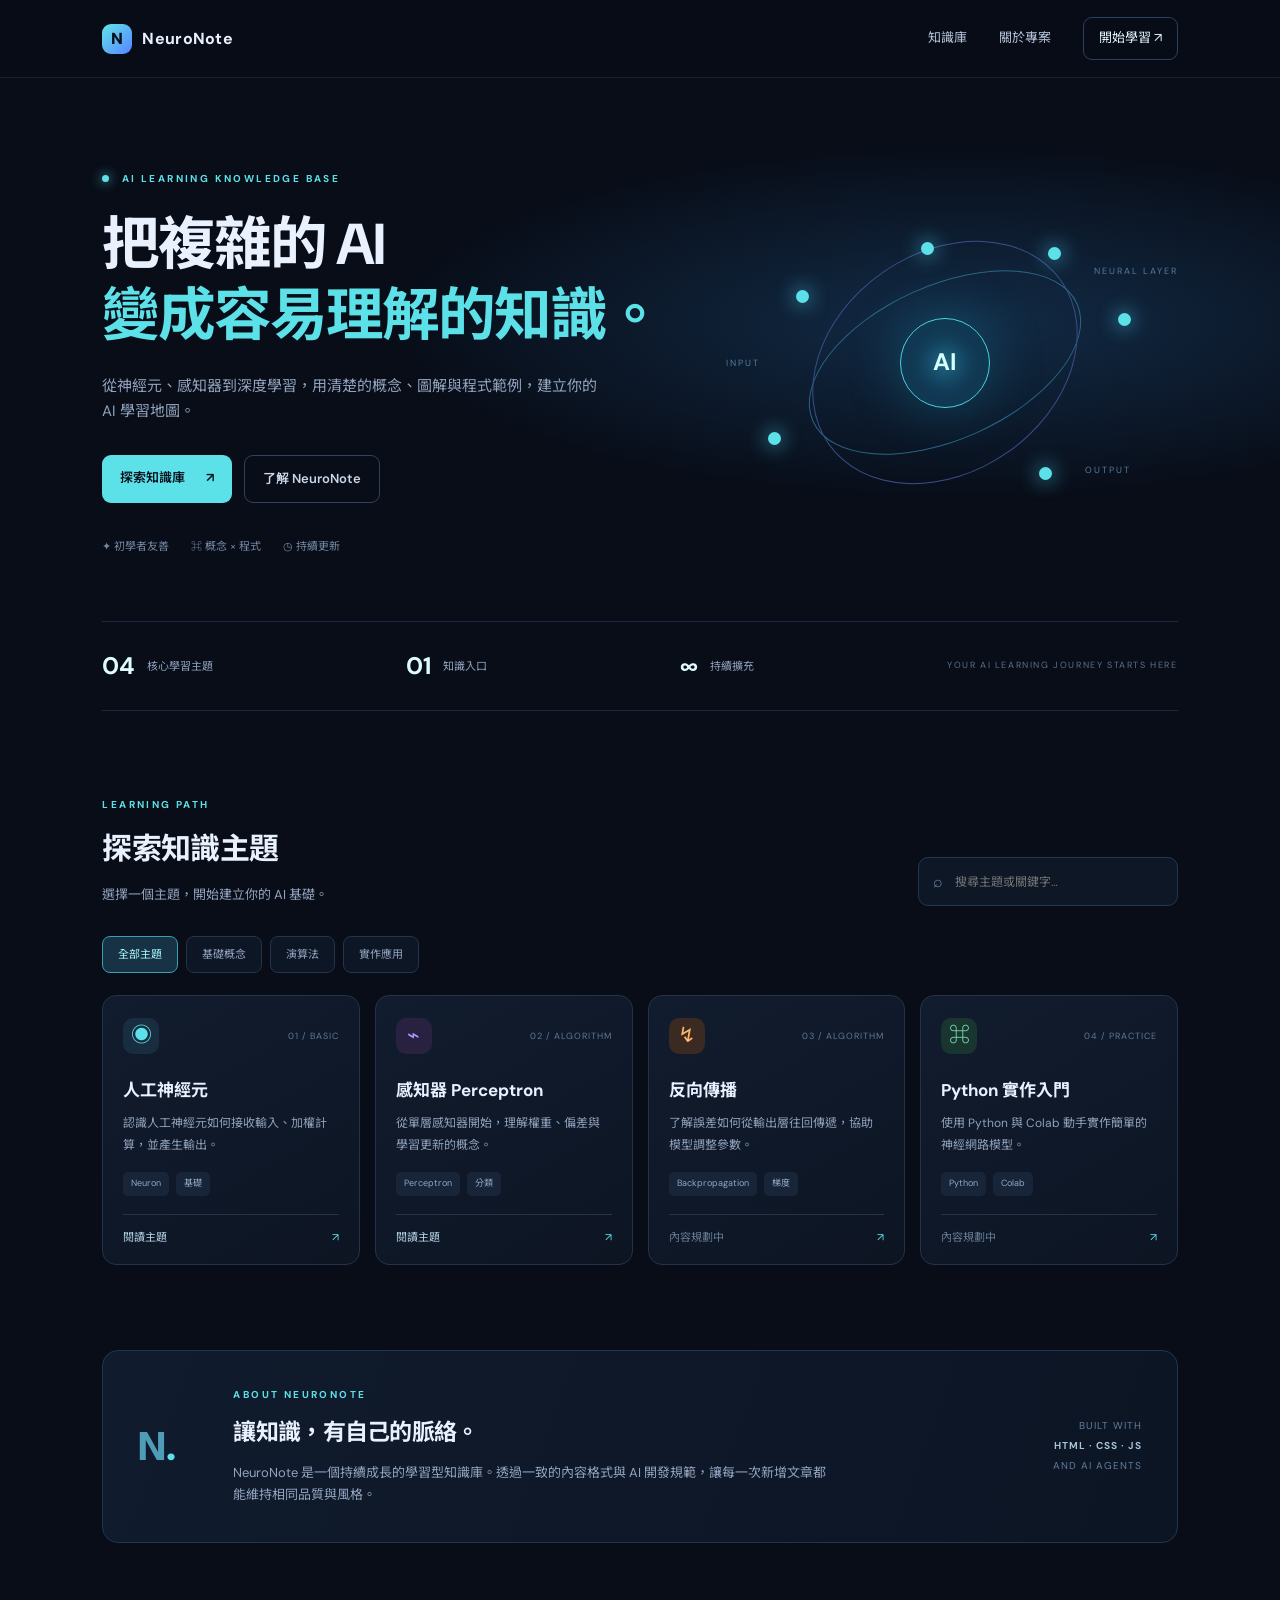
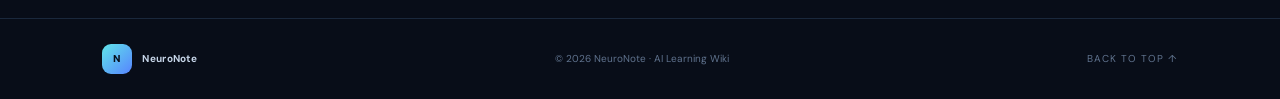
<file: index.html>
<!DOCTYPE html>
<html lang="zh-Hant">
<head>
  <meta charset="UTF-8">
  <meta name="viewport" content="width=device-width, initial-scale=1.0">
  <meta name="description" content="NeuroNote 類神經網路知識庫，從基礎概念到演算法與程式實作。">
  <title>NeuroNote｜類神經網路知識庫</title>
  <link rel="stylesheet" href="style.css">
</head>
<body>
  <header class="topbar">
    <a class="brand" href="index.html"><span class="brand-mark">N</span> NeuroNote</a>
    <nav><a href="#topics">知識庫</a><a href="#about">關於專案</a><a class="nav-cta" href="#topics">開始學習 ↗</a></nav>
  </header>
  <main>
    <section class="hero">
      <div class="hero-copy">
        <div class="eyebrow"><span></span> AI LEARNING KNOWLEDGE BASE</div>
        <h1>把複雜的 AI<br><em>變成容易理解的知識。</em></h1>
        <p>從神經元、感知器到深度學習，用清楚的概念、圖解與程式範例，建立你的 AI 學習地圖。</p>
        <div class="hero-actions"><a class="button primary" href="#topics">探索知識庫 <span>↗</span></a><a class="button secondary" href="#about">了解 NeuroNote</a></div>
        <div class="hero-meta"><span>✦ 初學者友善</span><span>⌘ 概念 × 程式</span><span>◷ 持續更新</span></div>
      </div>
      <div class="neural-art" aria-label="抽象神經網路節點示意圖">
        <div class="orbit orbit-one"></div><div class="orbit orbit-two"></div><div class="core">AI</div>
        <span class="node n1"></span><span class="node n2"></span><span class="node n3"></span><span class="node n4"></span><span class="node n5"></span><span class="node n6"></span>
        <span class="art-label label-a">INPUT</span><span class="art-label label-b">NEURAL LAYER</span><span class="art-label label-c">OUTPUT</span>
      </div>
    </section>
    <section class="stats"><div><strong>04</strong><span>核心學習主題</span></div><div><strong>01</strong><span>知識入口</span></div><div><strong>∞</strong><span>持續擴充</span></div><div class="stats-note">YOUR AI LEARNING JOURNEY STARTS HERE</div></section>
    <section id="topics" class="section">
      <div class="section-heading"><div><div class="eyebrow">LEARNING PATH</div><h2>探索知識主題</h2><p>選擇一個主題，開始建立你的 AI 基礎。</p></div><div class="search-wrap">⌕ <input id="searchInput" type="search" placeholder="搜尋主題或關鍵字…" aria-label="搜尋知識主題"></div></div>
      <div class="filters" role="group" aria-label="主題篩選"><button class="filter active" data-filter="all">全部主題</button><button class="filter" data-filter="basic">基礎概念</button><button class="filter" data-filter="algorithm">演算法</button><button class="filter" data-filter="practice">實作應用</button></div>
      <div class="card-grid" id="cardGrid">
        <article class="topic-card" data-category="basic" data-keywords="神經元 neuron 基礎 生物"><div class="card-top"><span class="card-icon cyan">◉</span><span class="card-index">01 / BASIC</span></div><h3>人工神經元</h3><p>認識人工神經元如何接收輸入、加權計算，並產生輸出。</p><div class="tags"><span>Neuron</span><span>基礎</span></div><a href="pages/neuron-basics.html" class="card-link">閱讀主題 <span>↗</span></a></article>
        <article class="topic-card" data-category="algorithm" data-keywords="感知器 perceptron 分類 權重"><div class="card-top"><span class="card-icon purple">⌁</span><span class="card-index">02 / ALGORITHM</span></div><h3>感知器 Perceptron</h3><p>從單層感知器開始，理解權重、偏差與學習更新的概念。</p><div class="tags"><span>Perceptron</span><span>分類</span></div><a href="pages/perceptron-basics.html" class="card-link">閱讀主題 <span>↗</span></a></article>
        <article class="topic-card" data-category="algorithm" data-keywords="反向傳播 backpropagation 梯度"><div class="card-top"><span class="card-icon orange">↯</span><span class="card-index">03 / ALGORITHM</span></div><h3>反向傳播</h3><p>了解誤差如何從輸出層往回傳遞，協助模型調整參數。</p><div class="tags"><span>Backpropagation</span><span>梯度</span></div><a href="#" class="card-link coming">內容規劃中 <span>↗</span></a></article>
        <article class="topic-card" data-category="practice" data-keywords="python colab 程式 實作"><div class="card-top"><span class="card-icon green">⌘</span><span class="card-index">04 / PRACTICE</span></div><h3>Python 實作入門</h3><p>使用 Python 與 Colab 動手實作簡單的神經網路模型。</p><div class="tags"><span>Python</span><span>Colab</span></div><a href="#" class="card-link coming">內容規劃中 <span>↗</span></a></article>
      </div><p id="emptyState" class="empty" hidden>找不到符合條件的主題，試試其他關鍵字。</p>
    </section>
    <section id="about" class="about"><div class="about-symbol">N<span>.</span></div><div><div class="eyebrow">ABOUT NEURONOTE</div><h2>讓知識，有自己的脈絡。</h2><p>NeuroNote 是一個持續成長的學習型知識庫。透過一致的內容格式與 AI 開發規範，讓每一次新增文章都能維持相同品質與風格。</p></div><div class="about-side">BUILT WITH<br><strong>HTML · CSS · JS</strong><br>AND AI AGENTS</div></section>
  </main>
  <footer><a class="brand" href="#"><span class="brand-mark">N</span> NeuroNote</a><span>© 2026 NeuroNote · AI Learning Wiki</span><a href="#top">BACK TO TOP ↑</a></footer>
  <script src="script.js"></script>
</body></html>
</file>
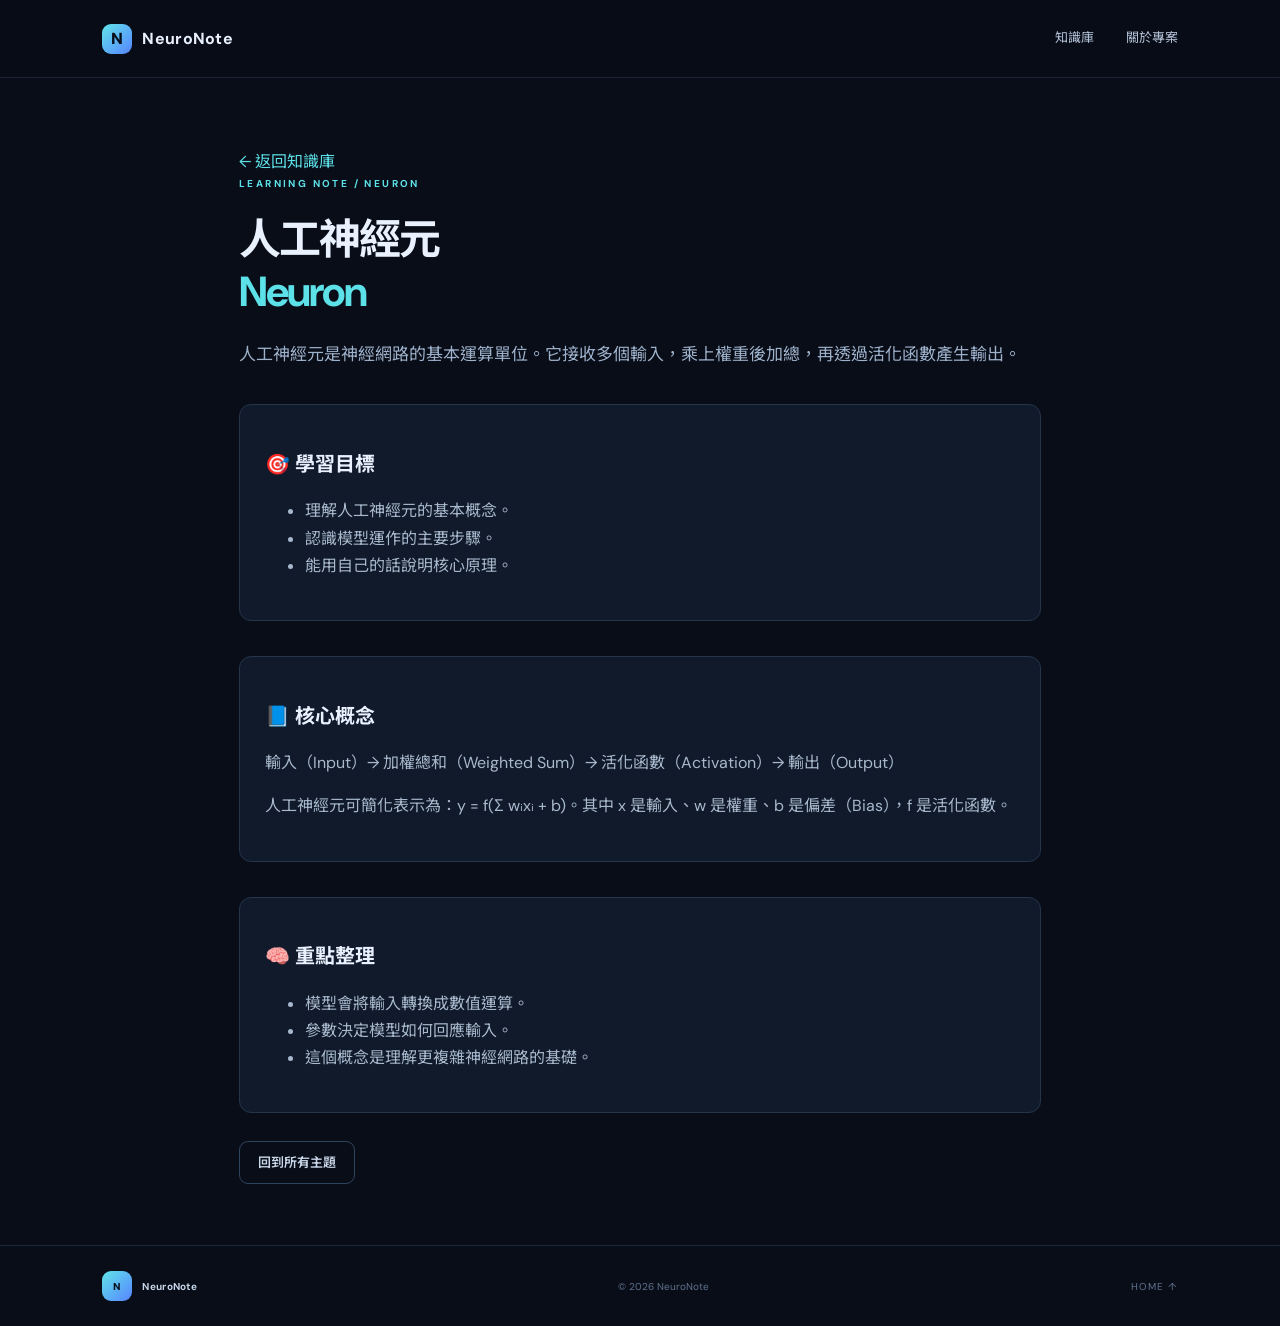
<file: pages/neuron-basics.html>
<!DOCTYPE html><html lang="zh-Hant"><head><meta charset="UTF-8"><meta name="viewport" content="width=device-width,initial-scale=1"><title>人工神經元｜NeuroNote</title><link rel="stylesheet" href="../style.css"><style>.lesson{max-width:850px;margin:70px auto;padding:0 24px}.lesson h1{font-size:42px}.lesson .lead{font-size:17px;color:#9eb1ca}.lesson section{margin:35px 0;padding:25px;border:1px solid #24354c;border-radius:12px;background:#101a2a}.lesson h2{font-size:20px}.lesson li,.lesson p{color:#a8b8cd}.back{color:var(--cyan)}</style></head><body><header class="topbar"><a class="brand" href="../index.html"><span class="brand-mark">N</span> NeuroNote</a><nav><a href="../index.html#topics">知識庫</a><a href="../index.html#about">關於專案</a></nav></header><main class="lesson"><a class="back" href="../index.html#topics">← 返回知識庫</a><div class="eyebrow">LEARNING NOTE / NEURON</div><h1>人工神經元<br><em>Neuron</em></h1><p class="lead">人工神經元是神經網路的基本運算單位。它接收多個輸入，乘上權重後加總，再透過活化函數產生輸出。</p><section><h2>🎯 學習目標</h2><ul><li>理解人工神經元的基本概念。</li><li>認識模型運作的主要步驟。</li><li>能用自己的話說明核心原理。</li></ul></section><section><h2>📘 核心概念</h2><p>輸入（Input）→ 加權總和（Weighted Sum）→ 活化函數（Activation）→ 輸出（Output）</p><p>人工神經元可簡化表示為：y = f(Σ wᵢxᵢ + b)。其中 x 是輸入、w 是權重、b 是偏差（Bias），f 是活化函數。</p></section><section><h2>🧠 重點整理</h2><ul><li>模型會將輸入轉換成數值運算。</li><li>參數決定模型如何回應輸入。</li><li>這個概念是理解更複雜神經網路的基礎。</li></ul></section><a class="button secondary" href="../index.html#topics">回到所有主題</a></main><footer><a class="brand" href="../index.html"><span class="brand-mark">N</span> NeuroNote</a><span>© 2026 NeuroNote</span><a href="../index.html">HOME ↑</a></footer></body></html>
</file>
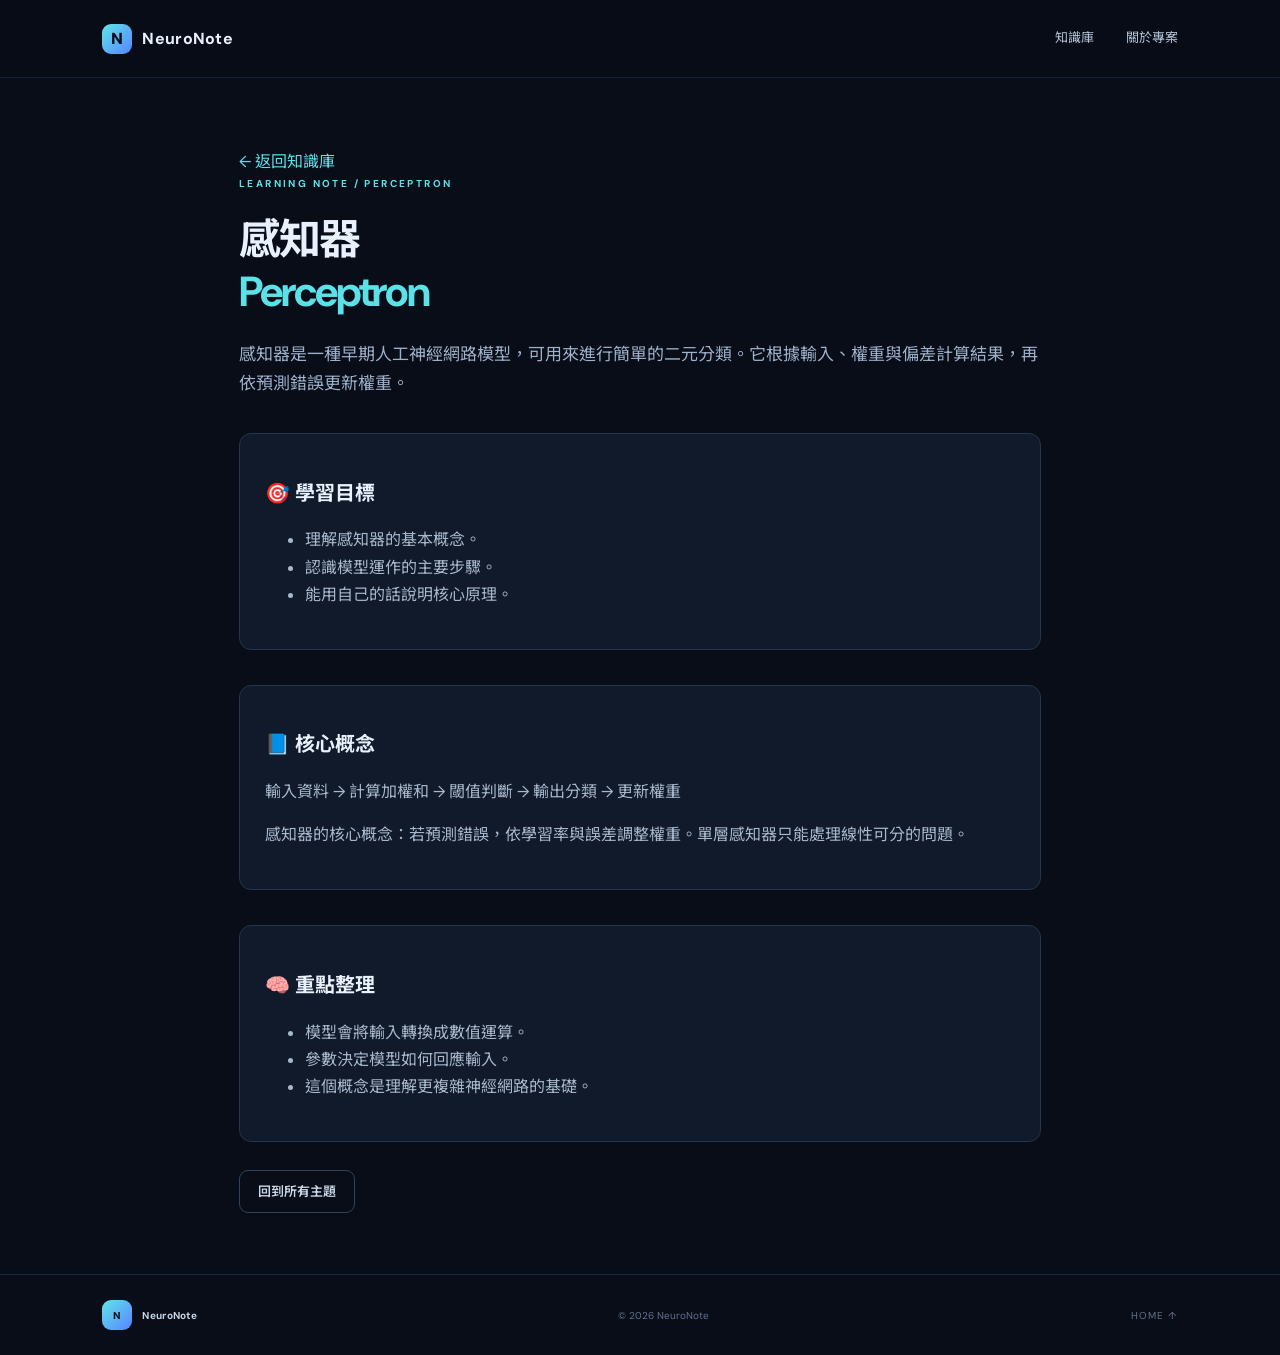
<file: pages/perceptron-basics.html>
<!DOCTYPE html><html lang="zh-Hant"><head><meta charset="UTF-8"><meta name="viewport" content="width=device-width,initial-scale=1"><title>感知器｜NeuroNote</title><link rel="stylesheet" href="../style.css"><style>.lesson{max-width:850px;margin:70px auto;padding:0 24px}.lesson h1{font-size:42px}.lesson .lead{font-size:17px;color:#9eb1ca}.lesson section{margin:35px 0;padding:25px;border:1px solid #24354c;border-radius:12px;background:#101a2a}.lesson h2{font-size:20px}.lesson li,.lesson p{color:#a8b8cd}.back{color:var(--cyan)}</style></head><body><header class="topbar"><a class="brand" href="../index.html"><span class="brand-mark">N</span> NeuroNote</a><nav><a href="../index.html#topics">知識庫</a><a href="../index.html#about">關於專案</a></nav></header><main class="lesson"><a class="back" href="../index.html#topics">← 返回知識庫</a><div class="eyebrow">LEARNING NOTE / PERCEPTRON</div><h1>感知器<br><em>Perceptron</em></h1><p class="lead">感知器是一種早期人工神經網路模型，可用來進行簡單的二元分類。它根據輸入、權重與偏差計算結果，再依預測錯誤更新權重。</p><section><h2>🎯 學習目標</h2><ul><li>理解感知器的基本概念。</li><li>認識模型運作的主要步驟。</li><li>能用自己的話說明核心原理。</li></ul></section><section><h2>📘 核心概念</h2><p>輸入資料 → 計算加權和 → 閾值判斷 → 輸出分類 → 更新權重</p><p>感知器的核心概念：若預測錯誤，依學習率與誤差調整權重。單層感知器只能處理線性可分的問題。</p></section><section><h2>🧠 重點整理</h2><ul><li>模型會將輸入轉換成數值運算。</li><li>參數決定模型如何回應輸入。</li><li>這個概念是理解更複雜神經網路的基礎。</li></ul></section><a class="button secondary" href="../index.html#topics">回到所有主題</a></main><footer><a class="brand" href="../index.html"><span class="brand-mark">N</span> NeuroNote</a><span>© 2026 NeuroNote</span><a href="../index.html">HOME ↑</a></footer></body></html>
</file>
<file: style.css>
@import url('https://fonts.googleapis.com/css2?family=DM+Sans:wght@400;500;600;700&family=Noto+Sans+TC:wght@400;500;700;900&display=swap');
:root{--bg:#080d18;--panel:#101a2b;--panel2:#121f33;--line:#23334b;--text:#e9f1ff;--muted:#91a3bd;--cyan:#5de1e8;--purple:#a99aff;--orange:#ffb76b;--green:#7ce0b0}
*{box-sizing:border-box}html{scroll-behavior:smooth}body{margin:0;background:var(--bg);color:var(--text);font-family:'DM Sans','Noto Sans TC',sans-serif;line-height:1.7}a{color:inherit;text-decoration:none}.topbar{height:78px;padding:0 8%;display:flex;align-items:center;justify-content:space-between;border-bottom:1px solid #172338;background:#080d18eF;position:sticky;top:0;z-index:10;backdrop-filter:blur(16px)}.brand{display:flex;align-items:center;gap:10px;font-weight:700;letter-spacing:.3px}.brand-mark{width:30px;height:30px;display:grid;place-items:center;border-radius:9px;background:linear-gradient(135deg,#60e5e9,#5784ff);color:#07101c;font-weight:900}.topbar nav{display:flex;gap:32px;align-items:center;font-size:13px;color:#b4c2d7}.topbar nav a:hover{color:var(--cyan)}.nav-cta{border:1px solid #2c405d;border-radius:9px;padding:9px 15px;color:#e5f6ff!important}
.hero{padding:92px 8% 65px;display:grid;grid-template-columns:1.1fr .9fr;align-items:center;gap:40px;min-height:490px;background:radial-gradient(ellipse at 75% 45%,#122b46 0,transparent 42%)}.eyebrow{font-size:10px;letter-spacing:2.4px;color:var(--cyan);font-weight:700}.eyebrow span{display:inline-block;width:7px;height:7px;border-radius:50%;background:var(--cyan);margin-right:8px;box-shadow:0 0 12px var(--cyan)}h1{font-size:clamp(36px,4.5vw,61px);line-height:1.24;letter-spacing:-2px;margin:22px 0}h1 em{font-style:normal;color:var(--cyan)}.hero-copy>p{max-width:510px;color:var(--muted);font-size:15px}.hero-actions{display:flex;gap:12px;margin:30px 0}.button{padding:12px 18px;border-radius:9px;font-size:13px;font-weight:600}.primary{background:var(--cyan);color:#06121d}.primary span{margin-left:18px}.secondary{border:1px solid #30435d;color:#c9d7e9}.hero-meta{display:flex;gap:22px;color:#7488a4;font-size:11px;margin-top:34px}.neural-art{height:330px;position:relative;display:grid;place-items:center}.core{width:90px;height:90px;border-radius:50%;display:grid;place-items:center;font-size:24px;font-weight:700;color:#d8ffff;background:radial-gradient(circle,#1c6683,#0c203b 70%);border:1px solid #4dd6e5;box-shadow:0 0 55px #1a9bbd55, inset 0 0 22px #2bd6e844;z-index:2}.orbit{position:absolute;border:1px solid #2a6684;border-radius:50%;transform:rotate(-24deg)}.orbit-one{width:290px;height:155px}.orbit-two{width:220px;height:285px;transform:rotate(55deg);border-color:#3a4e8a}.node{position:absolute;width:13px;height:13px;border-radius:50%;background:var(--cyan);box-shadow:0 0 20px #50d9ff}.n1{top:44px;left:45%}.n2{right:10%;top:35%}.n3{bottom:48px;right:27%}.n4{left:12%;bottom:25%}.n5{left:18%;top:28%}.n6{right:25%;top:15%}.art-label{position:absolute;font-size:9px;letter-spacing:2px;color:#547b9b}.label-a{left:3%;top:48%}.label-b{right:0;top:20%}.label-c{right:10%;bottom:15%}
.stats{margin:0 8%;padding:24px 0;border-top:1px solid #1b2a40;border-bottom:1px solid #1b2a40;display:flex;align-items:center;justify-content:space-between}.stats div:not(.stats-note){display:flex;align-items:center;gap:12px}.stats strong{font-size:24px;color:#dffbff}.stats span{font-size:11px;color:var(--muted)}.stats-note{font-size:9px;letter-spacing:1.6px;color:#5b708c}
.section{padding:85px 8%}.section-heading{display:flex;align-items:end;justify-content:space-between;gap:24px}.section h2,.about h2{font-size:30px;letter-spacing:-.7px;margin:10px 0}.section-heading p,.about p{color:var(--muted);font-size:13px;margin:0}.search-wrap{display:flex;align-items:center;gap:10px;background:#0e1726;border:1px solid #25354d;border-radius:10px;padding:10px 14px;color:#6e88a8;width:260px}.search-wrap input{background:transparent;border:0;outline:0;color:var(--text);width:100%;font:inherit;font-size:12px}.filters{display:flex;gap:8px;margin:30px 0 22px}.filter{background:#0d1625;border:1px solid #24344b;color:#91a3bd;padding:8px 15px;border-radius:8px;font:inherit;font-size:11px;cursor:pointer}.filter.active,.filter:hover{background:#163244;border-color:#3b9fae;color:#aaf8ff}.card-grid{display:grid;grid-template-columns:repeat(4,1fr);gap:15px}.topic-card{padding:22px 20px 18px;background:linear-gradient(150deg,#111c2e,#0d1523);border:1px solid #22334b;border-radius:14px;min-height:250px;display:flex;flex-direction:column;transition:.2s}.topic-card:hover{transform:translateY(-4px);border-color:#3b718a}.card-top{display:flex;justify-content:space-between;align-items:center}.card-icon{width:36px;height:36px;border-radius:10px;display:grid;place-items:center;font-size:21px;background:#182d40}.cyan{color:var(--cyan)}.purple{color:var(--purple);background:#28213f}.orange{color:var(--orange);background:#3a2a22}.green{color:var(--green);background:#19352f}.card-index{font-size:9px;letter-spacing:1px;color:#617894}.topic-card h3{font-size:17px;margin:22px 0 8px}.topic-card p{font-size:12px;color:#8ea0b9;line-height:1.8;margin:0 0 16px}.tags{display:flex;gap:7px;margin-top:auto}.tags span{font-size:9px;color:#91a9c4;background:#182438;padding:4px 8px;border-radius:5px}.card-link{border-top:1px solid #24344a;margin-top:18px;padding-top:13px;display:flex;justify-content:space-between;font-size:11px;color:#b8d8e9}.card-link span{color:var(--cyan)}.coming{color:#687d98}.empty{color:var(--muted);padding:30px}.about{margin:0 8% 75px;border:1px solid #23354d;background:linear-gradient(110deg,#101b2d,#0c1524);border-radius:16px;padding:35px;display:grid;grid-template-columns:70px 1fr auto;align-items:center;gap:25px}.about-symbol{font-size:40px;font-weight:900;color:#4f9cb7}.about-symbol span{color:var(--cyan)}.about h2{font-size:23px}.about p{max-width:600px}.about-side{font-size:10px;line-height:2;color:#627c9c;letter-spacing:1px;text-align:right}.about-side strong{color:#a6c3d9}footer{border-top:1px solid #1a283c;padding:25px 8%;display:flex;align-items:center;justify-content:space-between;color:#60738e;font-size:10px}footer .brand{color:#c7d6e9}footer>a:last-child{letter-spacing:1px}
@media(max-width:1000px){.card-grid{grid-template-columns:repeat(2,1fr)}.hero{padding-top:65px}.stats-note{display:none}}
@media(max-width:650px){.topbar{padding:0 5%;height:66px}.topbar nav{gap:13px}.topbar nav>a:first-child,.topbar nav>a:nth-child(2){display:none}.hero{grid-template-columns:1fr;padding:60px 6% 35px;gap:0}.hero h1{font-size:42px}.neural-art{height:230px}.stats{margin:0 6%;gap:12px;flex-wrap:wrap}.stats strong{font-size:20px}.section{padding:60px 6%}.section-heading{align-items:start;flex-direction:column}.search-wrap{width:100%}.filters{flex-wrap:wrap}.card-grid{grid-template-columns:1fr}.topic-card{min-height:220px}.about{margin:0 6% 50px;padding:25px;grid-template-columns:1fr;gap:12px}.about-side{text-align:left}footer{padding:22px 6%;gap:12px;flex-wrap:wrap}footer>span{order:3;width:100%}}
</file>
